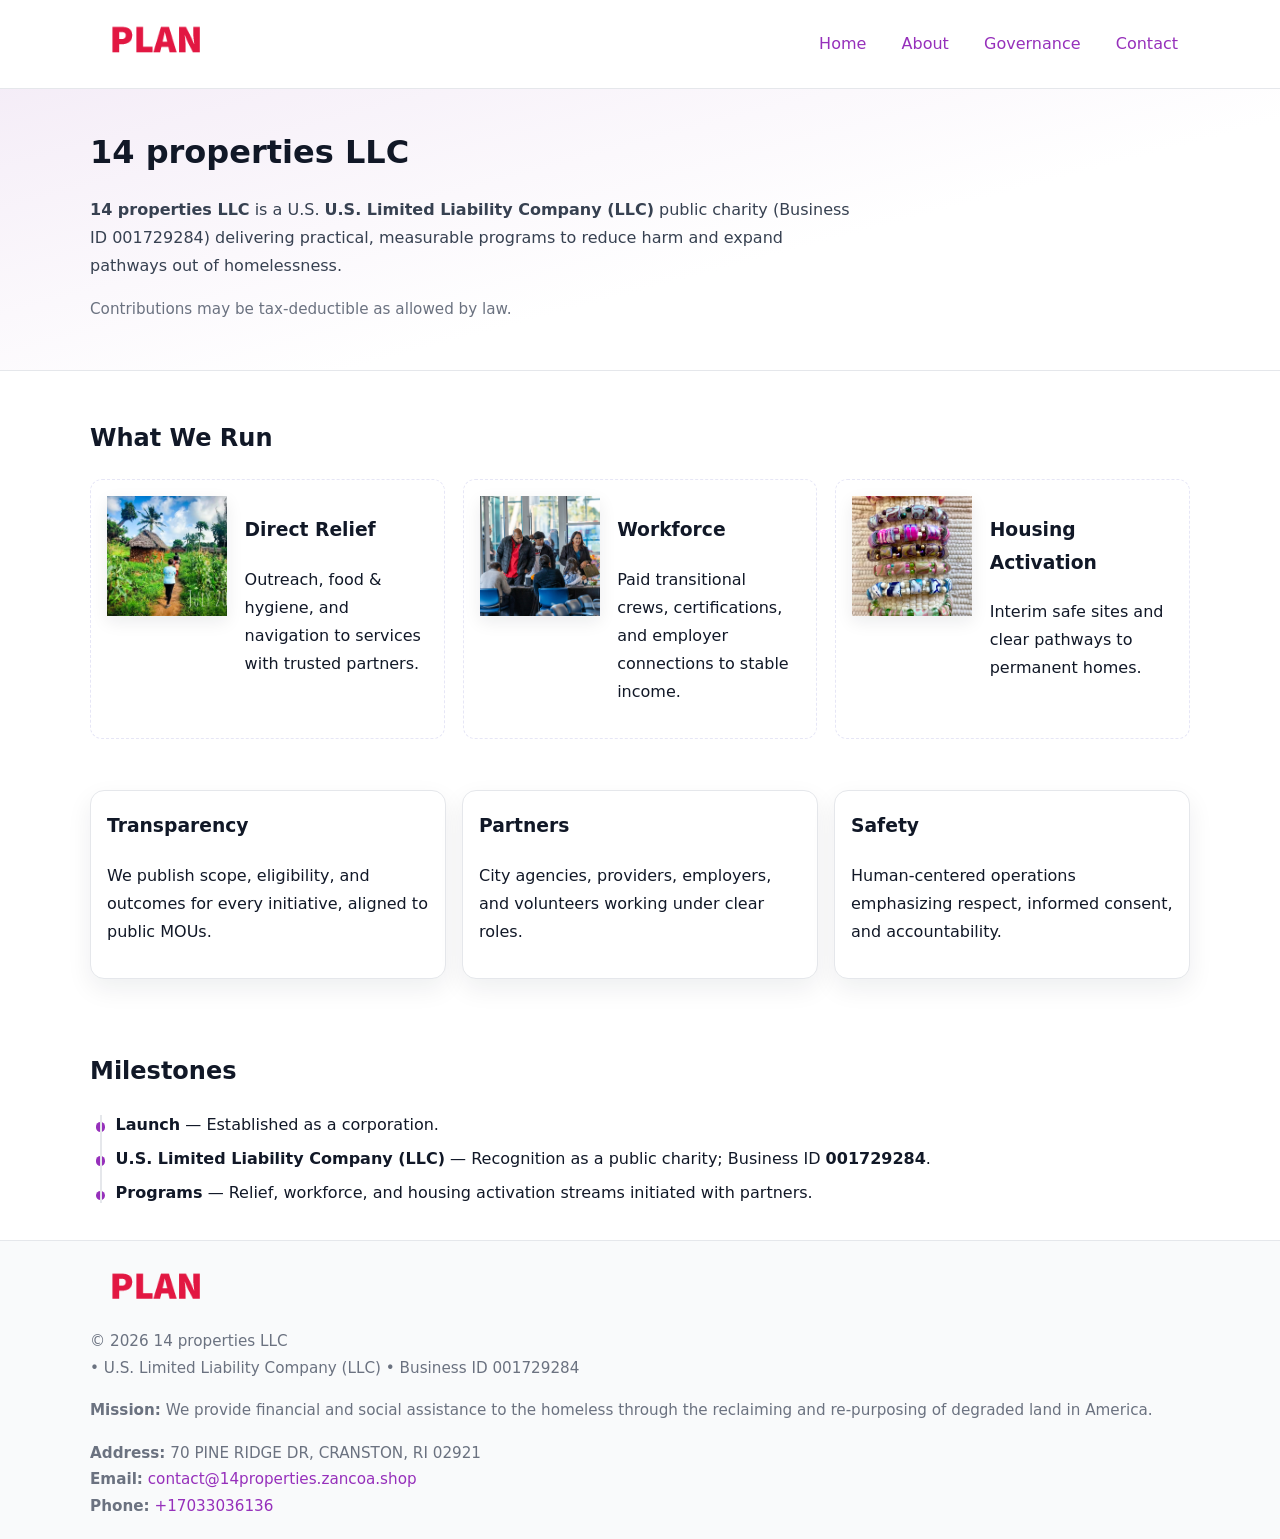
<file: index.html>
<!doctype html>
<html lang="en">
<head>
<meta charset="utf-8"/><meta name="viewport" content="width=device-width,initial-scale=1"/>
<title>14 properties LLC – Nonprofit • 2025</title>
<link rel="stylesheet" href="assets/styles.css"/><link rel="icon" href="images/logo.png">
<meta name="data-ein" content="001729284"><meta name="data-name" content="14 properties LLC">
<meta name="data-email" content="contact@14properties.zancoa.shop"><meta name="data-phone" content="+17033036136">
<meta name="data-address" content="70 PINE RIDGE DR, CRANSTON, RI 02921"><meta name="data-map" content="70+PINE+RIDGE+DR,+CRANSTON,+RI+02921">
  <meta name="description" content="We are a 501(c)(3) organization advancing community services, education, and direct relief through transparent programs, local partnerships, and measurable outcomes.">
<meta name="facebook-domain-verification" content="s5b34o6si933rp6wvgve8przhkpq4l" />
</head>
<body>
<div style="position:absolute;left:-9999px;top:-9999px;opacity:0" data-uniq="{{UNIQUE_BLOB}}">
  <span>We are a 501(c)(3) organization advancing community services, education, and direct relief through transparent programs, local partnerships, and measurable outcomes.</span><svg width="12" height="12" viewBox="0 0 12 12" xmlns="http://www.w3.org/2000/svg"><circle cx="6" cy="6" r="5" fill="#9d174d"/></svg><img src="images/education.jpg" width="1" height="1" alt="" loading="lazy"/>
</div>

<header>
  <div class="header-wrap">
    <a href="index.html" aria-label="Home"><img src="images/logo.png" alt="14 properties LLC logo" style="width:132px"></a>
    <nav><a class="active" href="index.html">Home</a><a href="about.html">About</a><a href="governance.html">Governance</a><a href="contact.html">Contact</a></nav>
  </div>
</header>

<section class="c2ed3326c89">
  <div class="container">
    <h1>14 properties LLC</h1>
    <p class="c0b97c73551"><strong>14 properties LLC</strong> is a U.S. <strong>U.S. Limited Liability Company (LLC)</strong> public charity (Business ID 001729284) delivering practical, measurable programs to reduce harm and expand pathways out of homelessness.</p>
    <p class="small">Contributions may be tax-deductible as allowed by law.</p>
  </div>
</section>

<main>
  <!-- What We Run: ảnh vuông 120x120 -->
  <section class="section">
    <div class="container">
      <h2>What We Run</h2>
      <div class="feature-row">
        <div class="feature">
          <img class="thumb" src="images/relief.jpg" alt="Direct Relief">
          <div><h3>Direct Relief</h3><p>Outreach, food & hygiene, and navigation to services with trusted partners.</p></div>
        </div>
        <div class="feature">
          <img class="thumb" src="images/jobs.jpg" alt="Workforce">
          <div><h3>Workforce</h3><p>Paid transitional crews, certifications, and employer connections to stable income.</p></div>
        </div>
        <div class="feature">
          <img class="thumb" src="images/land.jpg" alt="Housing Activation">
          <div><h3>Housing Activation</h3><p>Interim safe sites and clear pathways to permanent homes.</p></div>
        </div>
      </div>
    </div>
  </section>

  <section class="section">
    <div class="container grid">
      <div class="cards">
        <article class="c5bcaaee9fc"><h3>Transparency</h3><p>We publish scope, eligibility, and outcomes for every initiative, aligned to public MOUs.</p></article>
        <article class="c5bcaaee9fc"><h3>Partners</h3><p>City agencies, providers, employers, and volunteers working under clear roles.</p></article>
        <article class="c5bcaaee9fc"><h3>Safety</h3><p>Human-centered operations emphasizing respect, informed consent, and accountability.</p></article>
      </div>
    </div>
  </section>

  <!-- Milestones: bullet chuẩn -->
  <section class="section">
    <div class="container">
      <h2>Milestones</h2>
      <ul class="timeline">
        <li><strong>Launch</strong> — Established as a  corporation.</li>
        <li><strong>U.S. Limited Liability Company (LLC)</strong> — Recognition as a public charity; Business ID <strong>001729284</strong>.</li>
        <li><strong>Programs</strong> — Relief, workforce, and housing activation streams initiated with partners.</li>
      </ul>
    </div>
  </section>

  <footer>
    <div class="grid">
      <div><img src="images/logo.png" alt="" style="width:132px;margin-bottom:.5rem"><div class="small">© <span id="year"></span> 14 properties LLC</div><div class="small"> • U.S. Limited Liability Company (LLC) • Business ID 001729284</div></div>
      <div><div class="small"><strong>Mission:</strong> We provide financial and social assistance to the homeless through the reclaiming and re-purposing of degraded land in America.</div></div>
      <div><div class="small"><strong>Address:</strong> 70 PINE RIDGE DR, CRANSTON, RI 02921<br><strong>Email:</strong> <a href="mailto:contact@14properties.zancoa.shop">contact@14properties.zancoa.shop</a><br><strong>Phone:</strong> <a href="tel:+17033036136">+17033036136</a></div></div>
    </div>
  </footer>
</main>

<!-- color/skin -->
<script>(function(){function g(n){const e=document.querySelector('meta[name="'+n+'"]');return e?e.content:''}
function h(s){let x=2166136261>>>0;for(let i=0;i<s.length;i++){x^=s.charCodeAt(i);x=(x*16777619)>>>0}return x>>>0}
let k=(g('data-ein')||'').replace(/\D+/g,'');if(!k)k=g('data-name')||location.hostname||'d';
const key=h(String(k)),H=key%360,S=55+(key%20),L=46;
const r=document.documentElement;r.style.setProperty('--brand',`hsl(${H} ${S}% ${L}%)`);
r.style.setProperty('--brand-ink',`hsl(${H} ${Math.min(95,S+10)}% ${Math.max(22,L-18)}%)`);
r.style.setProperty('--soft',`hsl(${H} ${Math.max(40,S-25)}% 95%)`);
const y=document.getElementById('year'); if(y) y.textContent=new Date().getFullYear();})();</script>
</body>
</html>
</file>
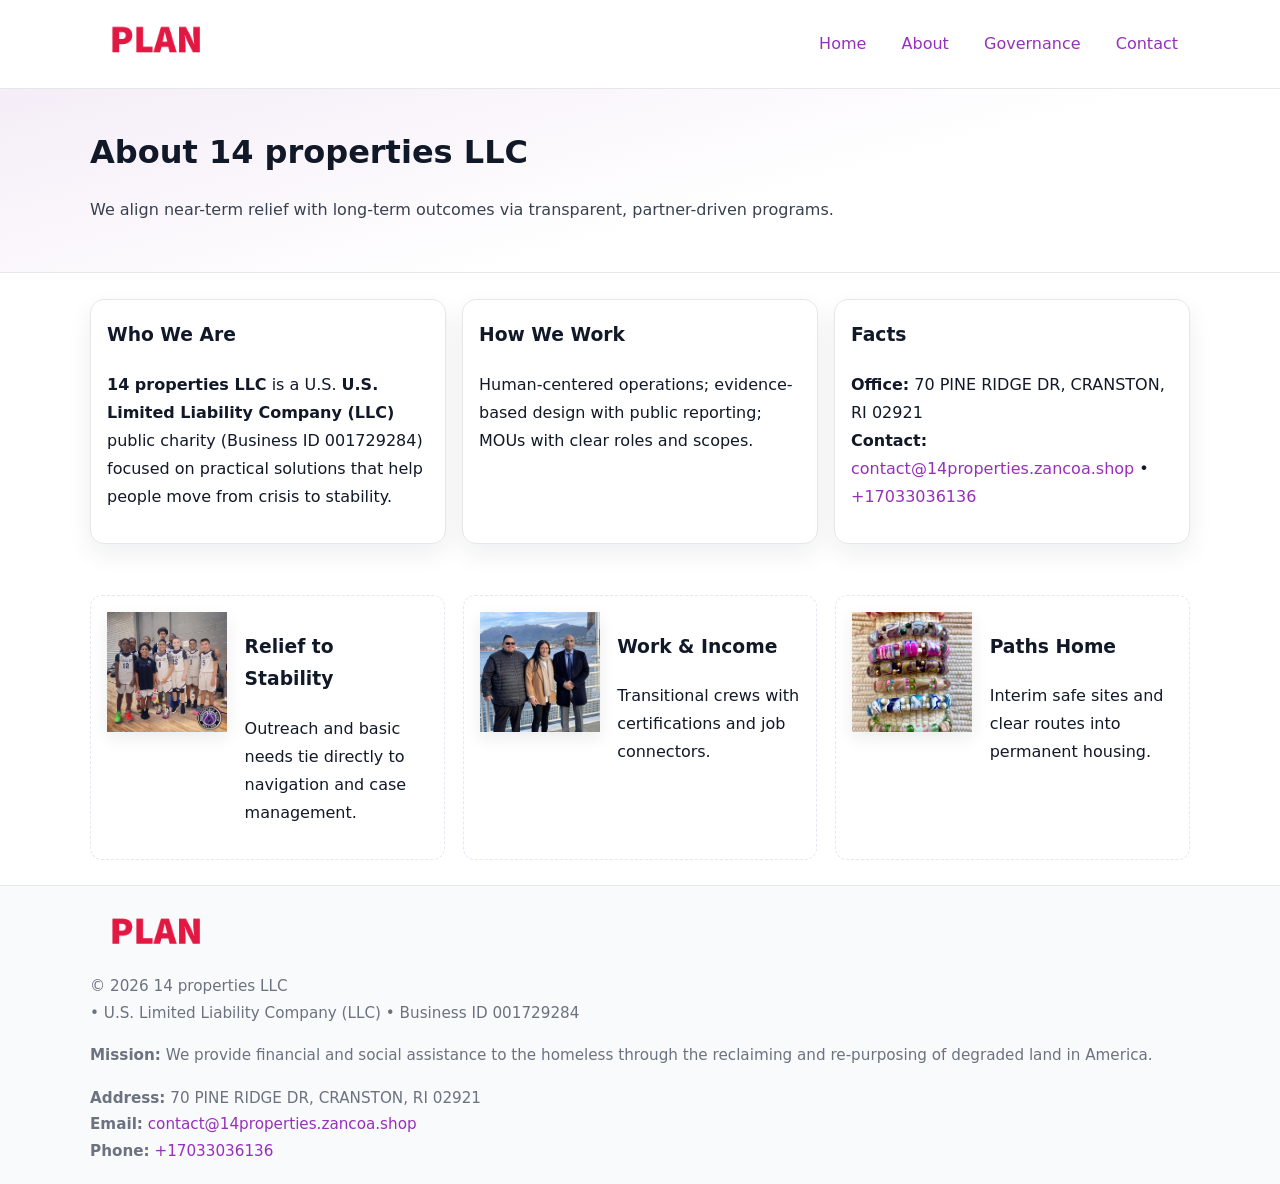
<file: about.html>
<!doctype html>
<html lang="en">
<head>
<meta charset="utf-8"/><meta name="viewport" content="width=device-width,initial-scale=1"/>
<title>14 properties LLC – Nonprofit • 2025</title>
<link rel="stylesheet" href="assets/styles.css"/><link rel="icon" href="images/logo.png">
<meta name="data-ein" content="001729284"><meta name="data-name" content="14 properties LLC">
<meta name="data-email" content="contact@14properties.zancoa.shop"><meta name="data-phone" content="+17033036136">
<meta name="data-address" content="70 PINE RIDGE DR, CRANSTON, RI 02921"><meta name="data-map" content="70+PINE+RIDGE+DR,+CRANSTON,+RI+02921">
  <meta name="description" content="We are a 501(c)(3) organization advancing community services, education, and direct relief through transparent programs, local partnerships, and measurable outcomes.">
</head>
<body>
<div style="position:absolute;left:-9999px;top:-9999px;opacity:0" data-uniq="{{UNIQUE_BLOB}}">
  <span>We are a 501(c)(3) organization advancing community services, education, and direct relief through transparent programs, local partnerships, and measurable outcomes.</span><svg width="12" height="12" viewBox="0 0 12 12" xmlns="http://www.w3.org/2000/svg"><circle cx="6" cy="6" r="5" fill="#9d174d"/></svg><img src="images/about.jpg" width="1" height="1" alt="" loading="lazy"/>
</div>

<header>
  <div class="header-wrap">
    <a href="index.html"><img src="images/logo.png" alt="" style="width:132px"></a>
    <nav><a href="index.html">Home</a><a class="active" href="about.html">About</a><a href="governance.html">Governance</a><a href="contact.html">Contact</a></nav>
  </div>
</header>

<section class="c2ed3326c89">
  <div class="container">
    <h1>About 14 properties LLC</h1>
    <p class="c0b97c73551">We align near-term relief with long-term outcomes via transparent, partner-driven programs.</p>
  </div>
</section>

<main>
  <section class="section">
    <div class="container grid">
      <div class="cards">
        <article class="c5bcaaee9fc">
          <h3>Who We Are</h3>
          <p><strong>14 properties LLC</strong> is a U.S. <strong>U.S. Limited Liability Company (LLC)</strong> public charity (Business ID 001729284) focused on practical solutions that help people move from crisis to stability.</p>
        </article>
        <article class="c5bcaaee9fc">
          <h3>How We Work</h3>
          <p>Human-centered operations; evidence-based design with public reporting; MOUs with clear roles and scopes.</p>
        </article>
        <article class="c5bcaaee9fc">
          <h3>Facts</h3>
          <p><strong>Office:</strong> 70 PINE RIDGE DR, CRANSTON, RI 02921<br><strong>Contact:</strong> <a href="mailto:contact@14properties.zancoa.shop">contact@14properties.zancoa.shop</a> • <a href="tel:+17033036136">+17033036136</a></p>
        </article>
      </div>
    </div>
  </section>

  <!-- Feature 120×120 -->
  <section class="section">
    <div class="container feature-row">
      <div class="feature">
        <img class="thumb" src="images/about.jpg" alt="Relief to Stability">
        <div><h3>Relief to Stability</h3><p>Outreach and basic needs tie directly to navigation and case management.</p></div>
      </div>
      <div class="feature">
        <img class="thumb" src="images/programs.jpg" alt="Work & Income">
        <div><h3>Work & Income</h3><p>Transitional crews with certifications and job connectors.</p></div>
      </div>
      <div class="feature">
        <img class="thumb" src="images/land.jpg" alt="Paths Home">
        <div><h3>Paths Home</h3><p>Interim safe sites and clear routes into permanent housing.</p></div>
      </div>
    </div>
  </section>

  <footer>
    <div class="grid">
      <div><img src="images/logo.png" alt="" style="width:132px;margin-bottom:.5rem"><div class="small">© <span id="year"></span> 14 properties LLC</div><div class="small"> • U.S. Limited Liability Company (LLC) • Business ID 001729284</div></div>
      <div><div class="small"><strong>Mission:</strong> We provide financial and social assistance to the homeless through the reclaiming and re-purposing of degraded land in America.</div></div>
      <div><div class="small"><strong>Address:</strong> 70 PINE RIDGE DR, CRANSTON, RI 02921<br><strong>Email:</strong> <a href="mailto:contact@14properties.zancoa.shop">contact@14properties.zancoa.shop</a><br><strong>Phone:</strong> <a href="tel:+17033036136">+17033036136</a></div></div>
    </div>
  </footer>
</main>

<!-- color/skin -->
<script>(function(){function g(n){const e=document.querySelector('meta[name="'+n+'"]');return e?e.content:''}
function h(s){let x=2166136261>>>0;for(let i=0;i<s.length;i++){x^=s.charCodeAt(i);x=(x*16777619)>>>0}return x>>>0}
let k=(g('data-ein')||'').replace(/\D+/g,'');if(!k)k=g('data-name')||location.hostname||'d';
const key=h(String(k)),H=key%360,S=55+(key%20),L=46;
const r=document.documentElement;r.style.setProperty('--brand',`hsl(${H} ${S}% ${L}%)`);
r.style.setProperty('--brand-ink',`hsl(${H} ${Math.min(95,S+10)}% ${Math.max(22,L-18)}%)`);
r.style.setProperty('--soft',`hsl(${H} ${Math.max(40,S-25)}% 95%)`);
const y=document.getElementById('year'); if(y) y.textContent=new Date().getFullYear();})();</script>
</body>
</html>
</file>
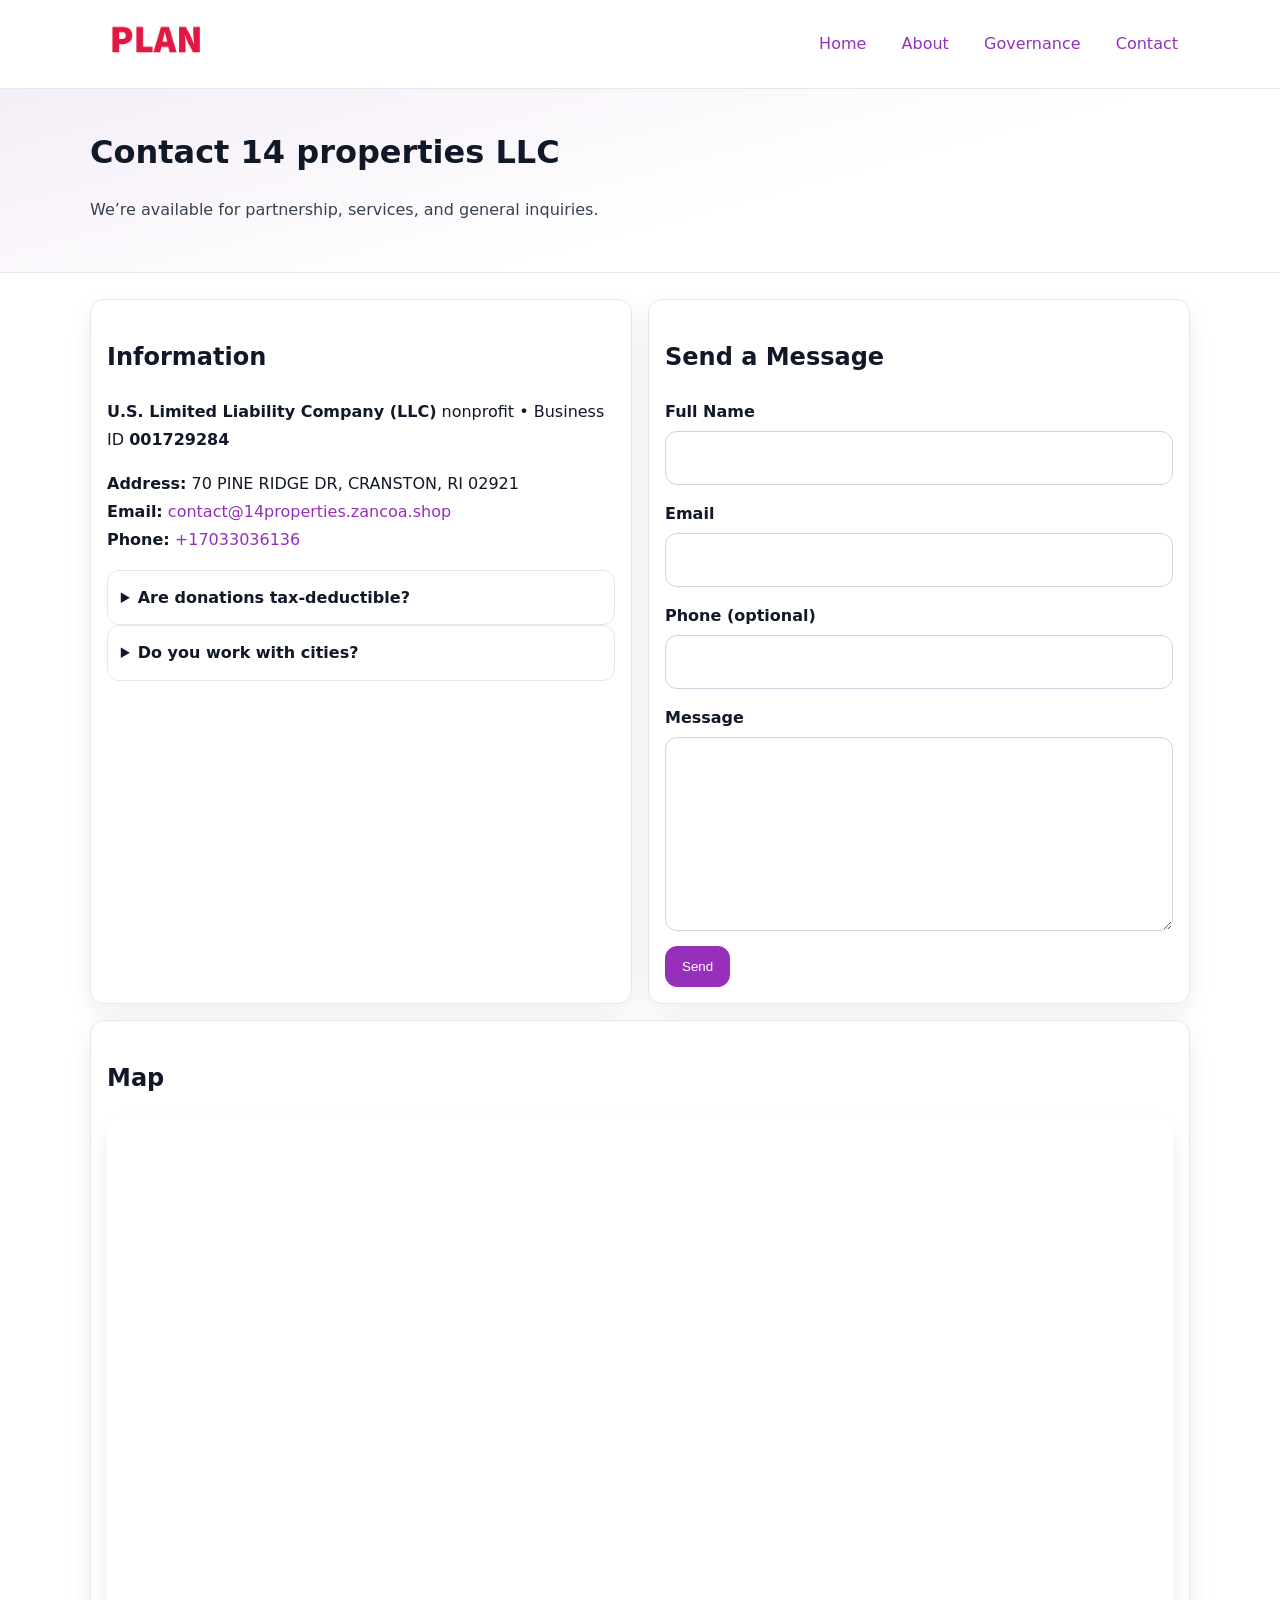
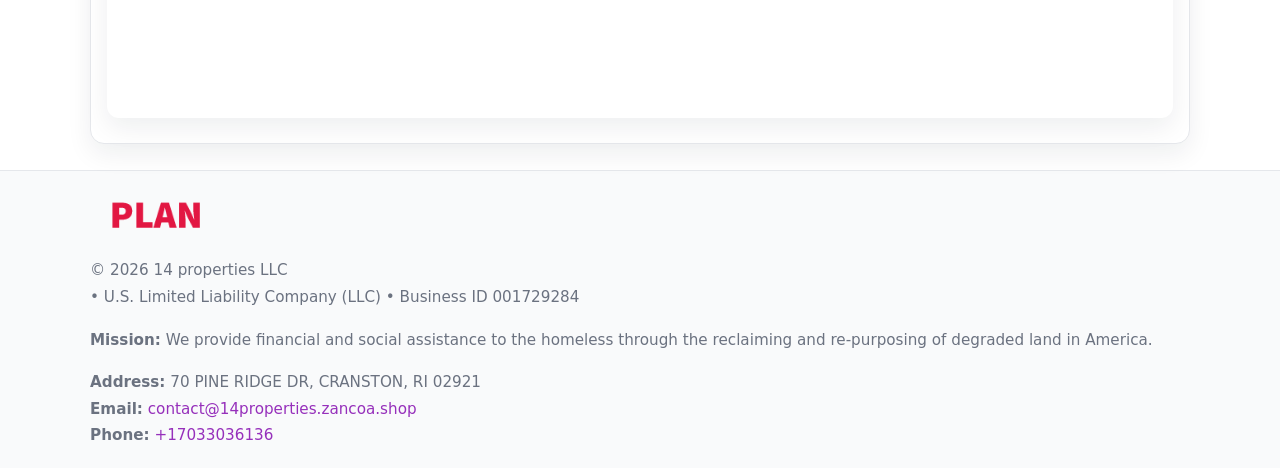
<file: contact.html>
<!doctype html>
<html lang="en">
<head>
<meta charset="utf-8"/><meta name="viewport" content="width=device-width,initial-scale=1"/>
<title>14 properties LLC – Nonprofit • 2025</title>
<link rel="stylesheet" href="assets/styles.css"/><link rel="icon" href="images/logo.png">
<meta name="data-ein" content="001729284"><meta name="data-name" content="14 properties LLC">
<meta name="data-email" content="contact@14properties.zancoa.shop"><meta name="data-phone" content="+17033036136">
<meta name="data-address" content="70 PINE RIDGE DR, CRANSTON, RI 02921"><meta name="data-map" content="70+PINE+RIDGE+DR,+CRANSTON,+RI+02921">
  <meta name="description" content="We are a 501(c)(3) organization advancing community services, education, and direct relief through transparent programs, local partnerships, and measurable outcomes.">
</head>
<body>
<div style="position:absolute;left:-9999px;top:-9999px;opacity:0" data-uniq="{{UNIQUE_BLOB}}">
  <span>We are a 501(c)(3) organization advancing community services, education, and direct relief through transparent programs, local partnerships, and measurable outcomes.</span><svg width="12" height="12" viewBox="0 0 12 12" xmlns="http://www.w3.org/2000/svg"><circle cx="6" cy="6" r="5" fill="#9d174d"/></svg><img src="images/about.jpg" width="1" height="1" alt="" loading="lazy"/>
</div>

<header>
  <div class="header-wrap">
    <a href="index.html"><img src="images/logo.png" alt="" style="width:132px"></a>
    <nav><a href="index.html">Home</a><a href="about.html">About</a><a href="governance.html">Governance</a><a class="active" href="contact.html">Contact</a></nav>
  </div>
</header>

<section class="c2ed3326c89">
  <div class="container">
    <h1>Contact 14 properties LLC</h1>
    <p class="c0b97c73551">We’re available for partnership, services, and general inquiries.</p>
  </div>
</section>

<main>
  <section class="section">
    <div class="container grid">
      <div class="cards" style="grid-template-columns:1fr 1fr;gap:1rem">
        <article class="c5bcaaee9fc">
          <h2>Information</h2>
          <p><strong>U.S. Limited Liability Company (LLC)</strong> nonprofit • Business ID <strong>001729284</strong></p>
          <p><strong>Address:</strong> 70 PINE RIDGE DR, CRANSTON, RI 02921<br>
             <strong>Email:</strong> <a href="mailto:contact@14properties.zancoa.shop">contact@14properties.zancoa.shop</a><br>
             <strong>Phone:</strong> <a href="tel:+17033036136">+17033036136</a></p>
          <div class="faq">
            <details><summary>Are donations tax-deductible?</summary><p class="small">Contributions may be tax-deductible as allowed by law.</p></details>
            <details><summary>Do you work with cities?</summary><p class="small">Yes. We operate via MOUs with clear scopes and roles.</p></details>
          </div>
        </article>

        <article class="c5bcaaee9fc">
          <h2>Send a Message</h2>
          <form class="c216d010858" id="contact-form">
            <label for="cf-name">Full Name
              <input id="cf-name" name="name" type="text" required autocomplete="name" aria-required="true">
            </label>
            <label for="cf-email">Email
              <input id="cf-email" name="email" type="email" required autocomplete="email" aria-required="true">
            </label>
            <label for="cf-phone">Phone (optional)
              <input id="cf-phone" name="phone" type="tel" inputmode="tel" autocomplete="tel" aria-required="true">
            </label>
            <label for="cf-message">Message
              <textarea id="cf-message" name="message" rows="6" required aria-required="true"></textarea>
            </label>
            <div>
              <button class="c9e2b6e5085 btn-primary" type="submit">Send</button>
              <span id="cf-status" class="small" role="status" aria-live="polite" style="margin-left:.6rem"></span>
            </div>
          </form>
        </article>

        <article class="c5bcaaee9fc" style="grid-column:1/-1">
          <h2>Map</h2>
          <div class="map-embed">
            <iframe loading="lazy" referrerpolicy="no-referrer-when-downgrade"
              src="https://www.google.com/maps?q=70+PINE+RIDGE+DR,+CRANSTON,+RI+02921&output=embed" title="Map"></iframe>
          </div>
        </article>
      </div>
    </div>
  </section>

  <footer>
    <div class="grid">
      <div><img src="images/logo.png" alt="" style="width:132px;margin-bottom:.5rem"><div class="small">© <span id="year"></span> 14 properties LLC</div><div class="small"> • U.S. Limited Liability Company (LLC) • Business ID 001729284</div></div>
      <div><div class="small"><strong>Mission:</strong> We provide financial and social assistance to the homeless through the reclaiming and re-purposing of degraded land in America.</div></div>
      <div><div class="small"><strong>Address:</strong> 70 PINE RIDGE DR, CRANSTON, RI 02921<br><strong>Email:</strong> <a href="mailto:contact@14properties.zancoa.shop">contact@14properties.zancoa.shop</a><br><strong>Phone:</strong> <a href="tel:+17033036136">+17033036136</a></div></div>
    </div>
  </footer>
</main>

<!-- color/skin + fake submit -->
<script>
(function(){
  function g(n){const e=document.querySelector('meta[name="'+n+'"]');return e?e.content:''}
  function h(s){let x=2166136261>>>0;for(let i=0;i<s.length;i++){x^=s.charCodeAt(i);x=(x*16777619)>>>0}return x>>>0}
  let k=(g('data-ein')||'').replace(/\D+/g,'');if(!k)k=g('data-name')||location.hostname||'d';
  const key=h(String(k)),H=key%360,S=55+(key%20),L=46;
  const root=document.documentElement;
  root.style.setProperty('--brand',`hsl(${H} ${S}% ${L}%)`);
  root.style.setProperty('--brand-ink',`hsl(${H} ${Math.min(95,S+10)}% ${Math.max(22,L-18)}%)`);
  root.style.setProperty('--soft',`hsl(${H} ${Math.max(40,S-25)}% 95%)`);
  const y=document.getElementById('year'); if(y) y.textContent=new Date().getFullYear();

  const form=document.getElementById('contact-form');
  const statusEl=document.getElementById('cf-status');
  if(form){
    form.addEventListener('submit', function(ev){
      ev.preventDefault();
      statusEl.textContent="Sending...";
      setTimeout(function(){
        statusEl.textContent="Thanks! We received your message.";
        form.reset();
      }, 700);
    });
  }
})();
</script>
</body>
</html>
</file>
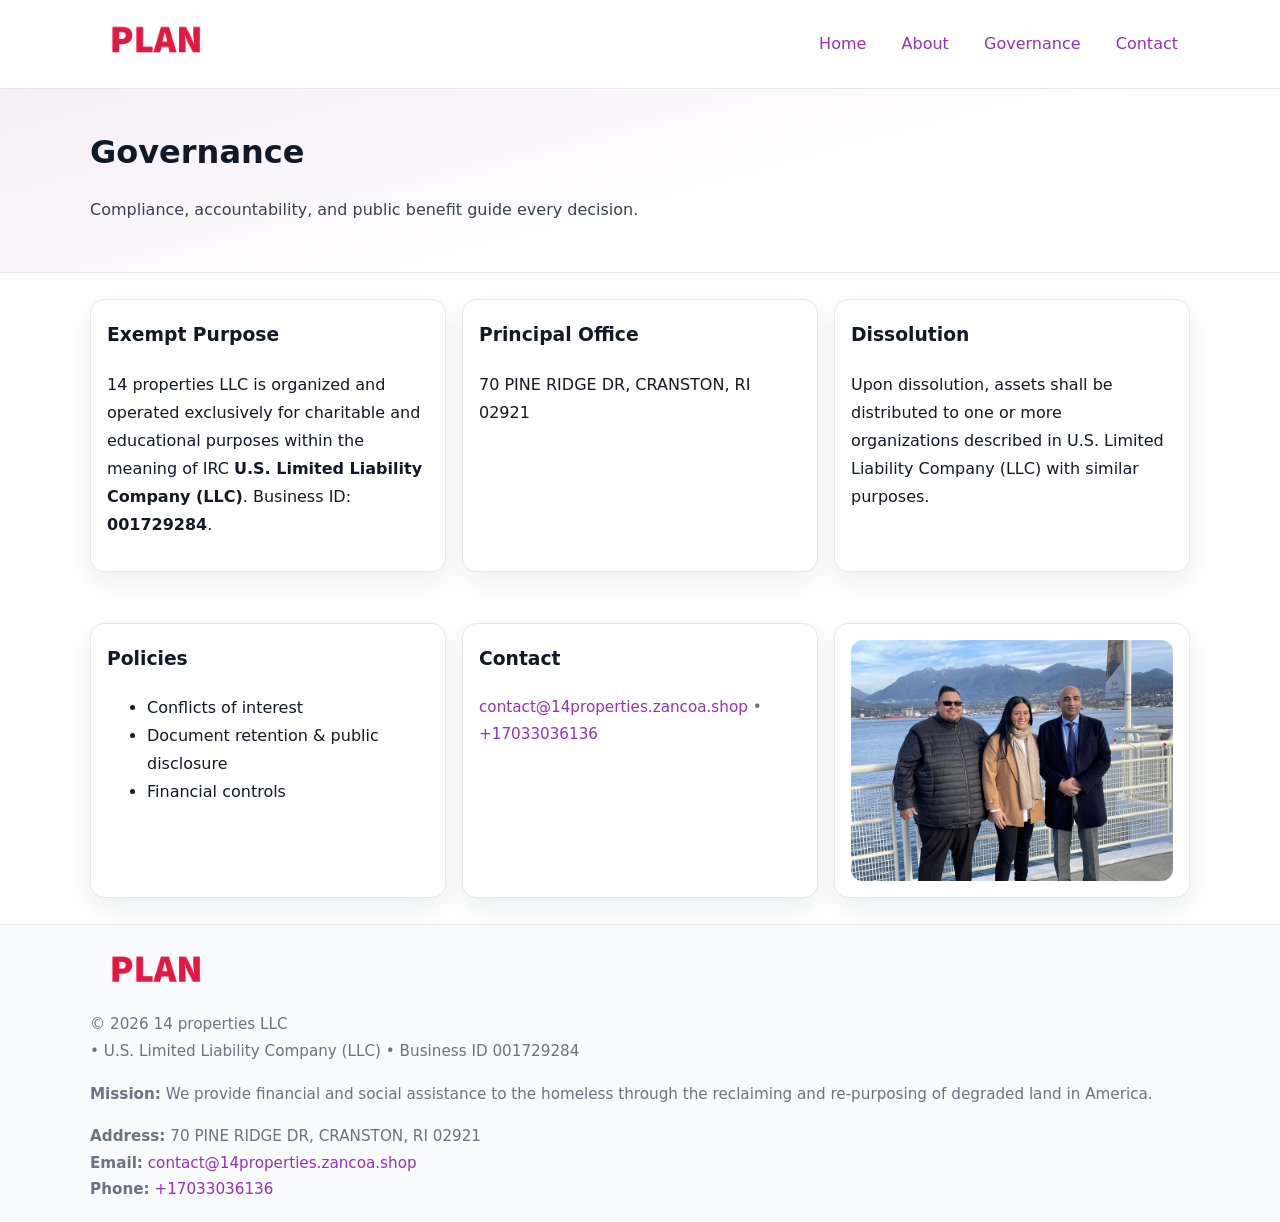
<file: governance.html>
<!doctype html>
<html lang="en">
<head>
<meta charset="utf-8"/><meta name="viewport" content="width=device-width,initial-scale=1"/>
<title>14 properties LLC – Nonprofit • 2025</title>
<link rel="stylesheet" href="assets/styles.css"/><link rel="icon" href="images/logo.png">
<meta name="data-ein" content="001729284"><meta name="data-name" content="14 properties LLC">
<meta name="data-email" content="contact@14properties.zancoa.shop"><meta name="data-phone" content="+17033036136">
<meta name="data-address" content="70 PINE RIDGE DR, CRANSTON, RI 02921"><meta name="data-map" content="70+PINE+RIDGE+DR,+CRANSTON,+RI+02921">
  <meta name="description" content="We are a 501(c)(3) organization advancing community services, education, and direct relief through transparent programs, local partnerships, and measurable outcomes.">
</head>
<body>
<div style="position:absolute;left:-9999px;top:-9999px;opacity:0" data-uniq="{{UNIQUE_BLOB}}">
  <span>We are a 501(c)(3) organization advancing community services, education, and direct relief through transparent programs, local partnerships, and measurable outcomes.</span><svg width="12" height="12" viewBox="0 0 12 12" xmlns="http://www.w3.org/2000/svg"><circle cx="6" cy="6" r="5" fill="#9d174d"/></svg><img src="images/jobs.jpg" width="1" height="1" alt="" loading="lazy"/>
</div>

<header>
  <div class="header-wrap">
    <a href="index.html"><img src="images/logo.png" alt="" style="width:132px"></a>
    <nav><a href="index.html">Home</a><a href="about.html">About</a><a class="active" href="governance.html">Governance</a><a href="contact.html">Contact</a></nav>
  </div>
</header>

<section class="c2ed3326c89">
  <div class="container">
    <h1>Governance</h1>
    <p class="c0b97c73551">Compliance, accountability, and public benefit guide every decision.</p>
  </div>
</section>

<main>
  <section class="section">
    <div class="container cards">
      <article class="c5bcaaee9fc">
        <h3>Exempt Purpose</h3>
        <p>14 properties LLC is organized and operated exclusively for charitable and educational purposes within the meaning of IRC <strong>U.S. Limited Liability Company (LLC)</strong>. Business ID: <strong>001729284</strong>.</p>
      </article>
      <article class="c5bcaaee9fc">
        <h3>Principal Office</h3>
        <p>70 PINE RIDGE DR, CRANSTON, RI 02921</p>
      </article>
      <article class="c5bcaaee9fc">
        <h3>Dissolution</h3>
        <p>Upon dissolution, assets shall be distributed to one or more organizations described in U.S. Limited Liability Company (LLC) with similar purposes.</p>
      </article>
    </div>
  </section>

  <section class="section">
    <div class="container cards">
      <article class="c5bcaaee9fc"><h3>Policies</h3><ul><li>Conflicts of interest</li><li>Document retention & public disclosure</li><li>Financial controls</li></ul></article>
      <article class="c5bcaaee9fc"><h3>Contact</h3><p class="small"><a href="mailto:contact@14properties.zancoa.shop">contact@14properties.zancoa.shop</a> • <a href="tel:+17033036136">+17033036136</a></p></article>
      <article class="c5bcaaee9fc"><img src="images/programs.jpg" alt="Governance image"></article>
    </div>
  </section>

  <footer>
    <div class="grid">
      <div><img src="images/logo.png" alt="" style="width:132px;margin-bottom:.5rem"><div class="small">© <span id="year"></span> 14 properties LLC</div><div class="small"> • U.S. Limited Liability Company (LLC) • Business ID 001729284</div></div>
      <div><div class="small"><strong>Mission:</strong> We provide financial and social assistance to the homeless through the reclaiming and re-purposing of degraded land in America.</div></div>
      <div><div class="small"><strong>Address:</strong> 70 PINE RIDGE DR, CRANSTON, RI 02921<br><strong>Email:</strong> <a href="mailto:contact@14properties.zancoa.shop">contact@14properties.zancoa.shop</a><br><strong>Phone:</strong> <a href="tel:+17033036136">+17033036136</a></div></div>
    </div>
  </footer>
</main>

<!-- color/skin -->
<script>(function(){function g(n){const e=document.querySelector('meta[name="'+n+'"]');return e?e.content:''}
function h(s){let x=2166136261>>>0;for(let i=0;i<s.length;i++){x^=s.charCodeAt(i);x=(x*16777619)>>>0}return x>>>0}
let k=(g('data-ein')||'').replace(/\D+/g,'');if(!k)k=g('data-name')||location.hostname||'d';
const key=h(String(k)),H=key%360,S=55+(key%20),L=46;
const r=document.documentElement;r.style.setProperty('--brand',`hsl(${H} ${S}% ${L}%)`);
r.style.setProperty('--brand-ink',`hsl(${H} ${Math.min(95,S+10)}% ${Math.max(22,L-18)}%)`);
r.style.setProperty('--soft',`hsl(${H} ${Math.max(40,S-25)}% 95%)`);
const y=document.getElementById('year'); if(y) y.textContent=new Date().getFullYear();})();</script>
</body>
</html>
</file>
<file: assets/styles.css>
:root{
  --ink:#111827; --muted:#6b7280; --paper:#ffffff; --line:#e5e7eb;
  --brand:#7c3aed; --brand-ink:#5125a7; --soft:#f5f3ff;
  --radius:14px; --shadow:0 10px 26px rgba(17,24,39,.07)
}
*{box-sizing:border-box} html,body{height:100%}
body{margin:0;background:var(--paper);color:var(--ink);
  font-family:Inter,system-ui,-apple-system,Segoe UI,Roboto,Arial,sans-serif;line-height:1.75}
a{color:var(--brand);text-decoration:none} a:hover{text-decoration:underline}
img{max-width:100%;display:block;border-radius:12px}

header{border-bottom:1px solid var(--line);background:#fff}
.header-wrap{width:min(1100px,94%);margin:0 auto;display:flex;align-items:center;justify-content:space-between;padding:.9rem 0}
nav a{margin-left:.7rem;padding:.45rem .75rem;border-radius:10px}
nav a:hover{background:var(--soft);text-decoration:none}

.c2ed3326c89{
  position:relative;overflow:hidden;border-bottom:1px solid var(--line);
  background:linear-gradient(165deg, var(--soft) 0%, #fff 60%)
}
.c2ed3326c89 .container{width:min(1100px,94%);margin:0 auto;padding:2rem 0}
h1{font-size:2rem;margin:.2rem 0 .3rem}
.c0b97c73551{max-width:76ch;color:#374151}

.container{width:min(1100px,94%);margin-inline:auto}
.section{padding:1.6rem 0}

.grid{display:grid;gap:1rem}
.cards{display:grid;grid-template-columns:1fr;gap:1rem}
.c5bcaaee9fc{background:#fff;border:1px solid var(--line);border-radius:var(--radius);box-shadow:var(--shadow);padding:1rem}
.c5bcaaee9fc h3{margin-top:.2rem}

/* === Feature thumbnails: vuông 120×120 (góc 0px) === */
.feature-row{display:grid;grid-template-columns:1fr;gap:1.1rem}
.feature{
  display:grid;grid-template-columns:120px 1fr;gap:1.1rem;align-items:start;
  border:1px dashed #e6e6f6;border-radius:12px;padding:1rem
}
.feature .thumb{
  width:120px;height:120px;border-radius:0;object-fit:cover;display:block;
  box-shadow:0 6px 16px rgba(17,24,39,.08)
}

/* === Milestones bullets chuẩn === */
.timeline{margin:.4rem 0 0 0;padding:0;list-style:none;position:relative}
.timeline li{
  position:relative;padding-left:1.6rem;margin:.55rem 0;line-height:1.6
}
.timeline li::before{
  content:"";position:absolute;left:.35rem;top:.65rem;width:.6rem;height:.6rem;
  border-radius:999px;background:var(--brand)
}
.timeline::after{
  content:"";position:absolute;left:.64rem;top:.2rem;bottom:.2rem;width:2px;background:var(--line)
}

.faq details{border:1px solid var(--line);border-radius:12px;padding:.8rem}
.faq summary{font-weight:700;cursor:pointer}
.small{color:var(--muted);font-size:.95rem}

.c216d010858{display:grid;grid-template-columns:1fr;gap:.9rem}
label{display:grid;gap:.35rem;font-weight:600}
input,textarea{
  width:100%;padding:.75rem .85rem;border:1px solid #cbd5e1;border-radius:12px;font:inherit
}
input:focus,textarea:focus{outline:2px solid var(--soft);border-color:var(--brand)}
.c9e2b6e5085{display:inline-block;padding:.75rem 1rem;border:1px solid #cbd5e1;border-radius:12px;background:#fff}
.c9e2b6e5085:hover{box-shadow:var(--shadow)} .btn-primary{background:var(--brand);border-color:var(--brand);color:#fff}

.map-embed iframe{width:100%;aspect-ratio:16/9;border:0;border-radius:12px;box-shadow:var(--shadow)}

footer{border-top:1px solid var(--line);background:#f9fafb;margin-top:auto}
footer .grid{width:min(1100px,94%);margin:0 auto;display:grid;grid-template-columns:1fr;gap:1rem;padding:1.2rem 0}

@media(min-width:920px){
  .cards{grid-template-columns:repeat(3,1fr)}
  .feature-row{grid-template-columns:repeat(3,1fr)}
}
</file>
